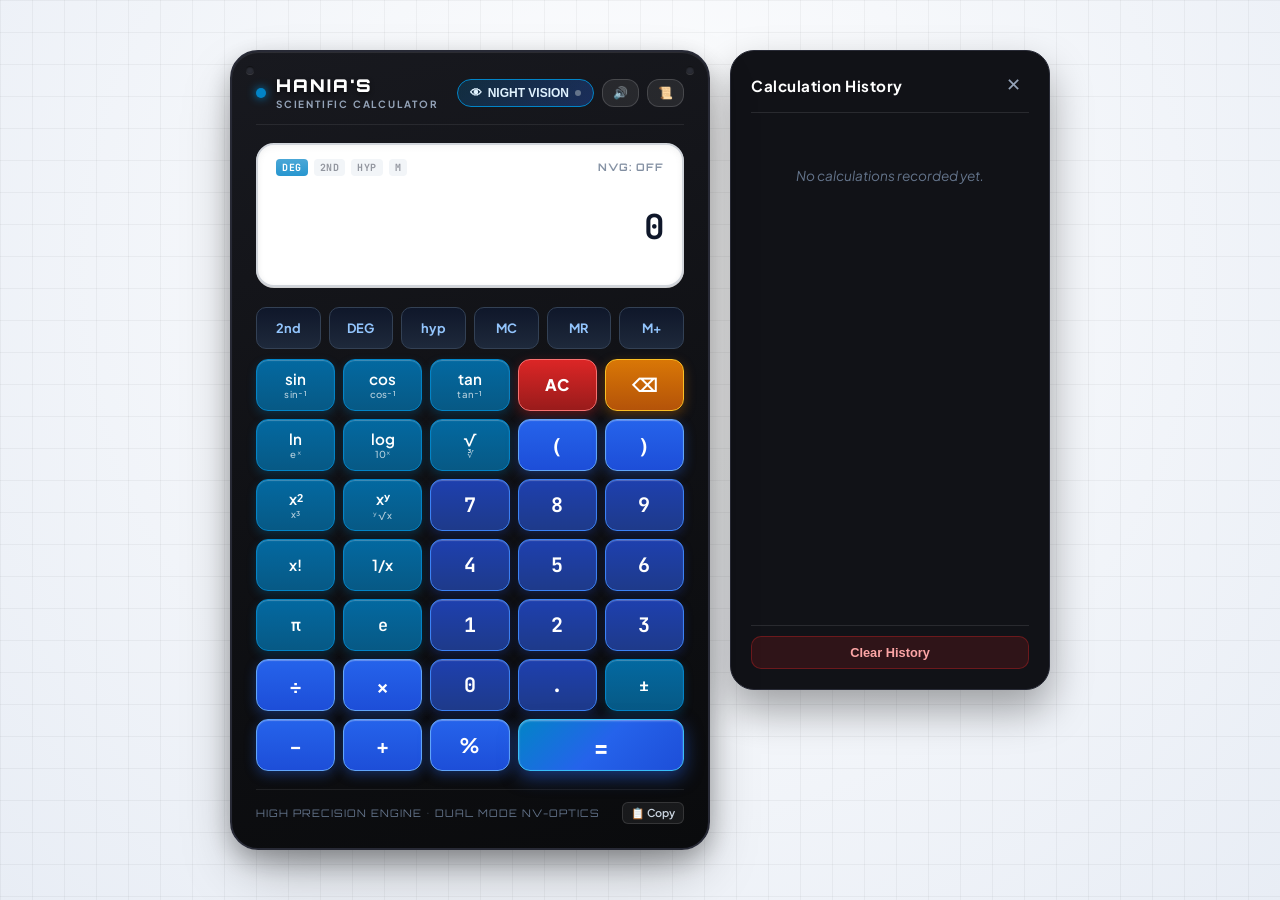
<file: index.html>
<!DOCTYPE html>
<html lang="en">
<head>
  <meta charset="UTF-8">
  <meta name="viewport" content="width=device-width, initial-scale=1.0">
  <title>Hania's Scientific Calculator</title>
  <link rel="preconnect" href="https://fonts.googleapis.com">
  <link rel="preconnect" href="https://fonts.gstatic.com" crossorigin>
  <link href="https://fonts.googleapis.com/css2?family=JetBrains+Mono:wght@400;500;700&family=Orbitron:wght@500;700;900&family=Plus+Jakarta+Sans:wght@400;600;700&display=swap" rel="stylesheet">
  <link rel="stylesheet" href="style.css">
</head>
<body class="theme-standard">
  <!-- Scanline & HUD overlay for Night Vision mode -->
  <div class="night-vision-overlay" aria-hidden="true"></div>
  <div class="nv-reticle" aria-hidden="true"></div>

  <main class="app-container">
    <div class="calculator-chassis" id="calculator">
      <!-- Calculator Header / Brand Plate -->
      <header class="calc-header">
        <div class="brand-badge">
          <div class="status-indicator"></div>
          <div class="brand-text">
            <span class="brand-title">HANIA'S</span>
            <span class="brand-subtitle">SCIENTIFIC CALCULATOR</span>
          </div>
        </div>

        <div class="header-controls">
          <!-- Night Vision Toggle Button -->
          <button id="nv-toggle-btn" class="control-pill nv-btn" title="Toggle Night Vision Mode" aria-label="Toggle Night Vision">
            <span class="nv-icon">👁</span>
            <span class="nv-text">NIGHT VISION</span>
            <span class="nv-status-dot"></span>
          </button>

          <!-- Sound Effects Toggle -->
          <button id="sound-toggle-btn" class="control-pill sound-btn" title="Toggle Audio FX" aria-label="Toggle Audio">
            <span id="sound-icon">🔊</span>
          </button>

          <!-- History Drawer Toggle -->
          <button id="history-toggle-btn" class="control-pill history-btn" title="View Calculation History" aria-label="History">
            <span>📜</span>
          </button>
        </div>
      </header>

      <!-- Calculator Screen / Display Section -->
      <section class="display-container" aria-live="polite">
        <!-- Status Bar inside Display -->
        <div class="display-status-bar">
          <div class="status-tags">
            <span id="angle-mode-badge" class="badge">DEG</span>
            <span id="shift-badge" class="badge badge-inactive">2ND</span>
            <span id="hyp-badge" class="badge badge-inactive">HYP</span>
            <span id="memory-badge" class="badge badge-inactive">M</span>
          </div>
          <div class="nv-hud-tag" id="nv-hud-tag">NVG: OFF</div>
        </div>

        <!-- Upper Expression Line -->
        <div class="display-expression" id="display-expression" title="Previous calculation"></div>

        <!-- Main Numeric / Input Display -->
        <div class="display-main">
          <input type="text" id="display-input" class="display-input" value="0" readonly autocomplete="off" spellcheck="false" aria-label="Calculator display">
        </div>

        <!-- Live Preview Line -->
        <div class="display-preview" id="display-preview"></div>
      </section>

      <!-- Keypad Grid -->
      <section class="keypad-container">
        <!-- Top Function Ribbon (Shift, Angle, Memory, Clear) -->
        <div class="keypad-row ribbon-row">
          <button class="key key-fn key-shift" data-action="toggle-shift">
            <span class="primary-label">2nd</span>
          </button>
          <button class="key key-fn key-angle" data-action="toggle-angle">
            <span class="primary-label" id="angle-btn-text">DEG</span>
          </button>
          <button class="key key-fn" data-action="toggle-hyp">
            <span class="primary-label">hyp</span>
          </button>
          <button class="key key-memory" data-action="mem-clear">
            <span class="primary-label">MC</span>
          </button>
          <button class="key key-memory" data-action="mem-recall">
            <span class="primary-label">MR</span>
          </button>
          <button class="key key-memory" data-action="mem-add">
            <span class="primary-label">M+</span>
          </button>
        </div>

        <!-- Scientific Rows & Numpad Grid -->
        <div class="keypad-grid">
          <!-- Row 1 -->
          <button class="key key-sc" data-func="sin" data-shift-func="asin">
            <span class="primary-label">sin</span>
            <span class="sub-label">sin⁻¹</span>
          </button>
          <button class="key key-sc" data-func="cos" data-shift-func="acos">
            <span class="primary-label">cos</span>
            <span class="sub-label">cos⁻¹</span>
          </button>
          <button class="key key-sc" data-func="tan" data-shift-func="atan">
            <span class="primary-label">tan</span>
            <span class="sub-label">tan⁻¹</span>
          </button>
          <button class="key key-danger" data-action="clear-all">
            <span class="primary-label">AC</span>
          </button>
          <button class="key key-warning" data-action="backspace">
            <span class="primary-label">⌫</span>
          </button>

          <!-- Row 2 -->
          <button class="key key-sc" data-func="ln" data-shift-func="exp">
            <span class="primary-label">ln</span>
            <span class="sub-label">eˣ</span>
          </button>
          <button class="key key-sc" data-func="log" data-shift-func="pow10">
            <span class="primary-label">log</span>
            <span class="sub-label">10ˣ</span>
          </button>
          <button class="key key-sc" data-func="sqrt" data-shift-func="cbrt">
            <span class="primary-label">√</span>
            <span class="sub-label">∛</span>
          </button>
          <button class="key key-op" data-insert="(">
            <span class="primary-label">(</span>
          </button>
          <button class="key key-op" data-insert=")">
            <span class="primary-label">)</span>
          </button>

          <!-- Row 3 -->
          <button class="key key-sc" data-func="sqr" data-shift-func="cube">
            <span class="primary-label">x²</span>
            <span class="sub-label">x³</span>
          </button>
          <button class="key key-sc" data-op="^" data-shift-op="rootY">
            <span class="primary-label">xʸ</span>
            <span class="sub-label">ʸ√x</span>
          </button>
          <button class="key key-num" data-num="7">
            <span class="primary-label">7</span>
          </button>
          <button class="key key-num" data-num="8">
            <span class="primary-label">8</span>
          </button>
          <button class="key key-num" data-num="9">
            <span class="primary-label">9</span>
          </button>

          <!-- Row 4 -->
          <button class="key key-sc" data-func="fact">
            <span class="primary-label">x!</span>
          </button>
          <button class="key key-sc" data-func="inv">
            <span class="primary-label">1/x</span>
          </button>
          <button class="key key-num" data-num="4">
            <span class="primary-label">4</span>
          </button>
          <button class="key key-num" data-num="5">
            <span class="primary-label">5</span>
          </button>
          <button class="key key-num" data-num="6">
            <span class="primary-label">6</span>
          </button>

          <!-- Row 5 -->
          <button class="key key-const" data-insert="π">
            <span class="primary-label">π</span>
          </button>
          <button class="key key-const" data-insert="e">
            <span class="primary-label">e</span>
          </button>
          <button class="key key-num" data-num="1">
            <span class="primary-label">1</span>
          </button>
          <button class="key key-num" data-num="2">
            <span class="primary-label">2</span>
          </button>
          <button class="key key-num" data-num="3">
            <span class="primary-label">3</span>
          </button>

          <!-- Row 6: Basic Operators & zero -->
          <button class="key key-op" data-op="÷">
            <span class="primary-label">÷</span>
          </button>
          <button class="key key-op" data-op="×">
            <span class="primary-label">×</span>
          </button>
          <button class="key key-num" data-num="0">
            <span class="primary-label">0</span>
          </button>
          <button class="key key-num" data-insert=".">
            <span class="primary-label">.</span>
          </button>
          <button class="key key-action" data-action="toggle-sign">
            <span class="primary-label">±</span>
          </button>

          <!-- Row 7: Bottom operators & Equals -->
          <button class="key key-op" data-op="−">
            <span class="primary-label">−</span>
          </button>
          <button class="key key-op" data-op="+">
            <span class="primary-label">+</span>
          </button>
          <button class="key key-op" data-op="%">
            <span class="primary-label">%</span>
          </button>
          <button class="key key-equals" data-action="calculate">
            <span class="primary-label">=</span>
          </button>
        </div>
      </section>

      <!-- Chassis Footer -->
      <footer class="calc-footer">
        <div class="footer-specs">
          <span>HIGH PRECISION ENGINE</span> • <span>DUAL MODE NV-OPTICS</span>
        </div>
        <div class="footer-shortcuts">
          <button id="copy-btn" class="mini-btn" title="Copy result to clipboard">📋 Copy</button>
        </div>
      </footer>
    </div>

    <!-- History Drawer Sidebar / Flyout -->
    <aside class="history-drawer" id="history-drawer">
      <div class="history-header">
        <h3>Calculation History</h3>
        <button id="close-history-btn" class="close-btn" aria-label="Close history">✕</button>
      </div>
      <div class="history-list" id="history-list">
        <p class="empty-history">No calculations recorded yet.</p>
      </div>
      <div class="history-footer">
        <button id="clear-history-btn" class="clear-history-btn">Clear History</button>
      </div>
    </aside>

    <!-- Toast Notification for clipboard copy and alerts -->
    <div id="toast" class="toast">Result copied to clipboard</div>
  </main>

  <script src="script.js"></script>
</body>
</html>
</file>
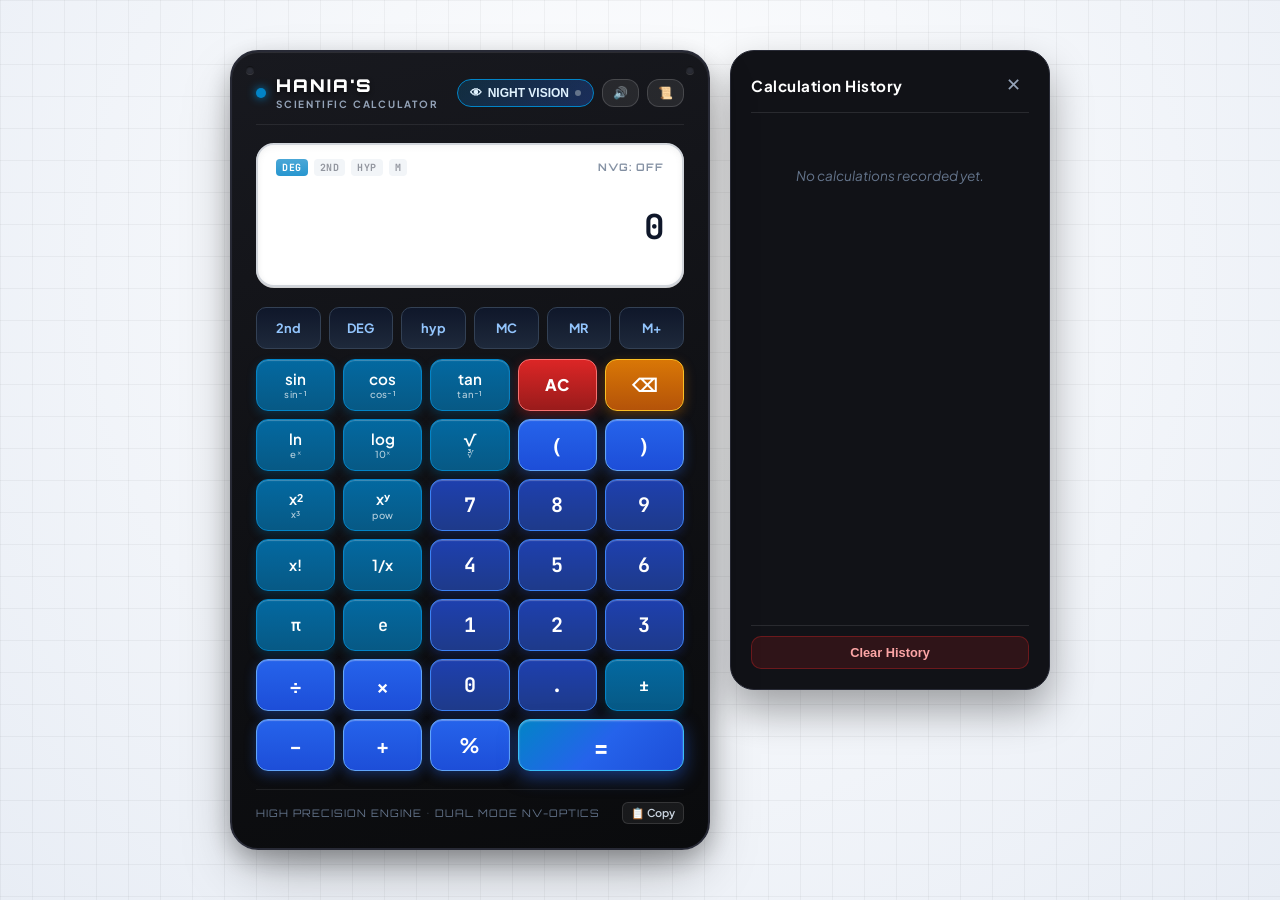
<file: calculator.html>
<!DOCTYPE html>
<html lang="en">
<head>
  <meta charset="UTF-8">
  <meta name="viewport" content="width=device-width, initial-scale=1.0">
  <title>Hania's Scientific Calculator</title>
  <link rel="preconnect" href="https://fonts.googleapis.com">
  <link rel="preconnect" href="https://fonts.gstatic.com" crossorigin>
  <link href="https://fonts.googleapis.com/css2?family=JetBrains+Mono:wght@400;500;700&family=Orbitron:wght@500;700;900&family=Plus+Jakarta+Sans:wght@400;600;700&display=swap" rel="stylesheet">
  <style>
/* ==========================================================================
   Hania's Scientific Calculator - Standalone Bundle
   ========================================================================== */
:root {
  --page-bg: #f3f5f9;
  --page-radial: radial-gradient(circle at 50% 30%, #ffffff 0%, #e8edf5 100%);
  --grid-line-color: rgba(0, 0, 0, 0.04);

  --calc-body-bg: linear-gradient(165deg, #18191f 0%, #101115 50%, #0a0b0d 100%);
  --calc-border: #282a36;
  --calc-shadow: 0 25px 60px -15px rgba(0, 0, 0, 0.4), 0 10px 25px rgba(0, 0, 0, 0.25), inset 0 1px 1px rgba(255, 255, 255, 0.1);
  --calc-accent: #0284c7;

  --display-bg: #ffffff;
  --display-border: #d1d5db;
  --display-text-main: #0f172a;
  --display-text-muted: #64748b;
  --display-text-preview: #0284c7;
  --display-inner-shadow: inset 0 2px 6px rgba(0, 0, 0, 0.08), 0 1px 0 rgba(255, 255, 255, 0.8);

  --btn-num-bg: linear-gradient(180deg, #1e40af 0%, #1e3a8a 100%);
  --btn-num-border: #3b82f6;
  --btn-num-shadow: 0 4px 10px rgba(30, 64, 175, 0.3), inset 0 1px 1px rgba(255, 255, 255, 0.25);
  --btn-num-hover: linear-gradient(180deg, #2563eb 0%, #1d4ed8 100%);

  --btn-sc-bg: linear-gradient(180deg, #0369a1 0%, #075985 100%);
  --btn-sc-border: #0284c7;
  --btn-sc-shadow: 0 4px 10px rgba(3, 105, 161, 0.3), inset 0 1px 1px rgba(255, 255, 255, 0.25);
  --btn-sc-hover: linear-gradient(180deg, #0284c7 0%, #0369a1 100%);

  --btn-op-bg: linear-gradient(180deg, #2563eb 0%, #1d4ed8 100%);
  --btn-op-border: #60a5fa;
  --btn-op-shadow: 0 4px 12px rgba(37, 99, 235, 0.35), inset 0 1px 1px rgba(255, 255, 255, 0.3);
  --btn-op-hover: linear-gradient(180deg, #3b82f6 0%, #2563eb 100%);

  --btn-eq-bg: linear-gradient(135deg, #0284c7 0%, #2563eb 50%, #1d4ed8 100%);
  --btn-eq-border: #38bdf8;
  --btn-eq-shadow: 0 6px 18px rgba(37, 99, 235, 0.5), inset 0 1px 2px rgba(255, 255, 255, 0.4);
  --btn-eq-hover: linear-gradient(135deg, #38bdf8 0%, #0284c7 50%, #2563eb 100%);

  --btn-memory-bg: linear-gradient(180deg, #0f172a 0%, #1e293b 100%);
  --btn-memory-border: #334155;
  --btn-memory-text: #93c5fd;

  --btn-danger-bg: linear-gradient(180deg, #dc2626 0%, #991b1b 100%);
  --btn-danger-border: #f87171;
  --btn-danger-shadow: 0 4px 12px rgba(220, 38, 38, 0.35);

  --btn-warning-bg: linear-gradient(180deg, #d97706 0%, #b45309 100%);
  --btn-warning-border: #fbbf24;
  --btn-warning-shadow: 0 4px 12px rgba(217, 119, 6, 0.35);

  --text-primary: #ffffff;
  --text-sub: rgba(255, 255, 255, 0.7);
  --badge-bg: #e2e8f0;
  --badge-text: #0f172a;
  --badge-active-bg: #0284c7;
  --badge-active-text: #ffffff;

  --font-sans: 'Plus Jakarta Sans', -apple-system, BlinkMacSystemFont, 'Segoe UI', Roboto, sans-serif;
  --font-mono: 'JetBrains Mono', 'Fira Code', monospace;
  --font-brand: 'Orbitron', monospace;

  --transition-speed: 0.25s;
}

body.theme-night-vision {
  --page-bg: #030805;
  --page-radial: radial-gradient(circle at 50% 40%, #06190e 0%, #020704 100%);
  --grid-line-color: rgba(0, 255, 102, 0.05);

  --calc-body-bg: linear-gradient(165deg, #0a130e 0%, #050a07 60%, #020503 100%);
  --calc-border: #00ff66;
  --calc-shadow: 0 0 50px rgba(0, 255, 102, 0.22), 0 25px 60px rgba(0, 0, 0, 0.8), inset 0 0 15px rgba(0, 255, 102, 0.15);
  --calc-accent: #00ff66;

  --display-bg: #021408;
  --display-border: #00ff66;
  --display-text-main: #00ff66;
  --display-text-muted: #10b981;
  --display-text-preview: #34d399;
  --display-inner-shadow: inset 0 0 20px rgba(0, 255, 102, 0.25), 0 0 10px rgba(0, 255, 102, 0.3);

  --btn-num-bg: linear-gradient(180deg, #062b3a 0%, #031c26 100%);
  --btn-num-border: #00e5ff;
  --btn-num-shadow: 0 0 12px rgba(0, 229, 255, 0.35), inset 0 1px 1px rgba(0, 229, 255, 0.4);
  --btn-num-hover: linear-gradient(180deg, #08435b 0%, #062b3a 100%);

  --btn-sc-bg: linear-gradient(180deg, #063428 0%, #032018 100%);
  --btn-sc-border: #00ff88;
  --btn-sc-shadow: 0 0 12px rgba(0, 255, 136, 0.35), inset 0 1px 1px rgba(0, 255, 136, 0.4);
  --btn-sc-hover: linear-gradient(180deg, #0b4f3e 0%, #063428 100%);

  --btn-op-bg: linear-gradient(180deg, #044b70 0%, #03324d 100%);
  --btn-op-border: #38bdf8;
  --btn-op-shadow: 0 0 15px rgba(56, 189, 248, 0.45), inset 0 1px 1px rgba(56, 189, 248, 0.5);
  --btn-op-hover: linear-gradient(180deg, #066699 0%, #044b70 100%);

  --btn-eq-bg: linear-gradient(135deg, #00ff66 0%, #00b4d8 100%);
  --btn-eq-border: #00ff66;
  --btn-eq-shadow: 0 0 25px rgba(0, 255, 102, 0.6), inset 0 1px 2px rgba(255, 255, 255, 0.8);
  --btn-eq-hover: linear-gradient(135deg, #34d399 0%, #38bdf8 100%);

  --btn-memory-bg: linear-gradient(180deg, #051a11 0%, #030e09 100%);
  --btn-memory-border: #059669;
  --btn-memory-text: #6ee7b7;

  --btn-danger-bg: linear-gradient(180deg, #7f1d1d 0%, #450a0a 100%);
  --btn-danger-border: #ef4444;
  --btn-danger-shadow: 0 0 15px rgba(239, 68, 68, 0.4);

  --btn-warning-bg: linear-gradient(180deg, #78350f 0%, #451a03 100%);
  --btn-warning-border: #f59e0b;
  --btn-warning-shadow: 0 0 15px rgba(245, 158, 11, 0.4);

  --text-primary: #e0f2fe;
  --text-sub: #7dd3fc;
  --badge-bg: #032512;
  --badge-text: #00ff66;
  --badge-active-bg: #00ff66;
  --badge-active-text: #021408;
}

* {
  margin: 0;
  padding: 0;
  box-sizing: border-box;
  -webkit-font-smoothing: antialiased;
  -moz-osx-font-smoothing: grayscale;
}

body {
  min-height: 100vh;
  background-color: var(--page-bg);
  background-image: var(--page-radial);
  font-family: var(--font-sans);
  color: #1e293b;
  display: flex;
  justify-content: center;
  align-items: center;
  padding: 24px 16px;
  position: relative;
  overflow-x: hidden;
  transition: background-color var(--transition-speed) ease, background-image var(--transition-speed) ease;
}

body::before {
  content: '';
  position: fixed;
  inset: 0;
  background-size: 32px 32px;
  background-image: 
    linear-gradient(to right, var(--grid-line-color) 1px, transparent 1px),
    linear-gradient(to bottom, var(--grid-line-color) 1px, transparent 1px);
  pointer-events: none;
  z-index: 0;
}

.night-vision-overlay {
  position: fixed;
  inset: 0;
  pointer-events: none;
  z-index: 999;
  opacity: 0;
  transition: opacity 0.4s ease;
  background: 
    radial-gradient(circle at center, transparent 40%, rgba(0, 20, 6, 0.7) 100%),
    repeating-linear-gradient(0deg, rgba(0, 0, 0, 0.15) 0px, rgba(0, 0, 0, 0.15) 1px, transparent 1px, transparent 3px);
}
body.theme-night-vision .night-vision-overlay { opacity: 1; }

.nv-reticle {
  position: fixed;
  inset: 12px;
  border: 1px dashed rgba(0, 255, 102, 0.2);
  pointer-events: none;
  z-index: 998;
  opacity: 0;
  transition: opacity 0.4s ease;
}
body.theme-night-vision .nv-reticle { opacity: 1; }
.nv-reticle::before, .nv-reticle::after {
  content: '';
  position: absolute;
  width: 24px;
  height: 24px;
  border-color: #00ff66;
  border-style: solid;
}
.nv-reticle::before { top: 0; left: 0; border-width: 2px 0 0 2px; }
.nv-reticle::after { bottom: 0; right: 0; border-width: 0 2px 2px 0; }

.app-container {
  position: relative;
  z-index: 10;
  display: flex;
  align-items: flex-start;
  justify-content: center;
  gap: 20px;
  max-width: 1000px;
  width: 100%;
}

.calculator-chassis {
  background: var(--calc-body-bg);
  border: 2px solid var(--calc-border);
  box-shadow: var(--calc-shadow);
  border-radius: 28px;
  padding: 24px;
  width: 100%;
  max-width: 480px;
  position: relative;
  transition: all var(--transition-speed) ease;
  user-select: none;
}
.calculator-chassis::before, .calculator-chassis::after {
  content: '';
  position: absolute;
  width: 8px;
  height: 8px;
  border-radius: 50%;
  background: #2a2c35;
  box-shadow: inset 0 1px 2px rgba(0,0,0,0.8), 0 1px 0 rgba(255,255,255,0.15);
}
.calculator-chassis::before { top: 14px; left: 14px; }
.calculator-chassis::after { top: 14px; right: 14px; }

.calc-header {
  display: flex;
  justify-content: space-between;
  align-items: center;
  margin-bottom: 18px;
  padding-bottom: 14px;
  border-bottom: 1px solid rgba(255, 255, 255, 0.08);
}
.brand-badge { display: flex; align-items: center; gap: 10px; }
.status-indicator {
  width: 10px; height: 10px; border-radius: 50%;
  background-color: var(--calc-accent);
  box-shadow: 0 0 10px var(--calc-accent);
  animation: pulse 2.5s infinite ease-in-out;
}
@keyframes pulse {
  0%, 100% { opacity: 1; transform: scale(1); }
  50% { opacity: 0.6; transform: scale(0.9); }
}
.brand-text { display: flex; flex-direction: column; }
.brand-title {
  font-family: var(--font-brand);
  font-size: 1.1rem;
  font-weight: 900;
  letter-spacing: 2px;
  color: #ffffff;
  line-height: 1.1;
  text-shadow: 0 2px 4px rgba(0,0,0,0.5);
}
body.theme-night-vision .brand-title { color: #00ff66; text-shadow: 0 0 8px rgba(0, 255, 102, 0.6); }
.brand-subtitle {
  font-family: var(--font-sans);
  font-size: 0.62rem;
  font-weight: 700;
  letter-spacing: 1.8px;
  color: #94a3b8;
  margin-top: 2px;
}
body.theme-night-vision .brand-subtitle { color: #34d399; }

.header-controls { display: flex; align-items: center; gap: 8px; }
.control-pill {
  background: rgba(255, 255, 255, 0.08);
  border: 1px solid rgba(255, 255, 255, 0.15);
  color: #e2e8f0;
  border-radius: 20px;
  padding: 6px 12px;
  font-size: 0.75rem;
  font-weight: 600;
  cursor: pointer;
  display: inline-flex;
  align-items: center;
  gap: 6px;
  transition: all 0.2s ease;
}
.control-pill:hover {
  background: rgba(255, 255, 255, 0.16);
  border-color: rgba(255, 255, 255, 0.3);
  transform: translateY(-1px);
}
.control-pill:active { transform: translateY(0); }

.nv-btn {
  background: linear-gradient(135deg, rgba(2, 132, 199, 0.2), rgba(37, 99, 235, 0.3));
  border-color: #0284c7;
  color: #e0f2fe;
}
.nv-status-dot {
  width: 6px; height: 6px; border-radius: 50%;
  background: #64748b; display: inline-block; transition: all 0.3s ease;
}
body.theme-night-vision .nv-btn {
  background: linear-gradient(135deg, rgba(0, 255, 102, 0.2), rgba(16, 185, 129, 0.3));
  border-color: #00ff66; color: #00ff66; box-shadow: 0 0 12px rgba(0, 255, 102, 0.35);
}
body.theme-night-vision .nv-status-dot { background: #00ff66; box-shadow: 0 0 6px #00ff66; }

.sound-btn, .history-btn { padding: 6px 10px; border-radius: 12px; }

.display-container {
  background: var(--display-bg);
  border: 2px solid var(--display-border);
  box-shadow: var(--display-inner-shadow);
  border-radius: 18px;
  padding: 14px 18px;
  margin-bottom: 20px;
  min-height: 125px;
  display: flex;
  flex-direction: column;
  justify-content: space-between;
  position: relative;
  overflow: hidden;
  transition: all var(--transition-speed) ease;
}
.display-container::before {
  content: '';
  position: absolute;
  top: 0; left: 0; right: 0; height: 35%;
  background: linear-gradient(180deg, rgba(255, 255, 255, 0.4) 0%, rgba(255, 255, 255, 0) 100%);
  pointer-events: none;
}
body.theme-night-vision .display-container::before {
  background: linear-gradient(180deg, rgba(0, 255, 102, 0.08) 0%, transparent 100%);
}

.display-status-bar {
  display: flex; justify-content: space-between; align-items: center;
  font-family: var(--font-mono); font-size: 0.68rem; font-weight: 700; letter-spacing: 1px;
}
.status-tags { display: flex; gap: 6px; }
.badge {
  padding: 2px 6px; border-radius: 4px;
  background: var(--badge-active-bg); color: var(--badge-active-text);
  font-size: 0.62rem; letter-spacing: 0.5px; transition: all 0.2s ease;
}
.badge-inactive { background: var(--badge-bg); color: var(--badge-text); opacity: 0.45; }
.nv-hud-tag { font-family: var(--font-brand); font-size: 0.65rem; color: var(--display-text-muted); }
body.theme-night-vision .nv-hud-tag { color: #00ff66; text-shadow: 0 0 6px #00ff66; }

.display-expression {
  min-height: 20px; font-family: var(--font-mono); font-size: 0.88rem;
  color: var(--display-text-muted); text-align: right; overflow-x: auto;
  white-space: nowrap; scrollbar-width: none; margin-top: 4px;
}
.display-expression::-webkit-scrollbar { display: none; }

.display-main { width: 100%; margin: 4px 0; }
.display-input {
  width: 100%; background: transparent; border: none; outline: none;
  font-family: var(--font-mono); font-size: 2.15rem; font-weight: 700;
  color: var(--display-text-main); text-align: right; letter-spacing: -0.5px;
  cursor: default; transition: color var(--transition-speed) ease;
}
body.theme-night-vision .display-input { text-shadow: 0 0 10px rgba(0, 255, 102, 0.65); }

.display-preview {
  min-height: 18px; font-family: var(--font-mono); font-size: 0.85rem;
  font-weight: 500; color: var(--display-text-preview); text-align: right; opacity: 0.85;
}

.keypad-container { display: flex; flex-direction: column; gap: 10px; }
.ribbon-row { display: grid; grid-template-columns: repeat(6, 1fr); gap: 8px; }
.keypad-grid { display: grid; grid-template-columns: repeat(5, 1fr); gap: 8px; }

.key {
  position: relative; height: 52px; border-radius: 12px; border: 1px solid transparent;
  color: var(--text-primary); font-family: var(--font-sans); font-size: 1.05rem;
  font-weight: 600; cursor: pointer; display: flex; flex-direction: column;
  align-items: center; justify-content: center; gap: 2px;
  transition: all 0.12s ease; outline: none; user-select: none;
  -webkit-tap-highlight-color: transparent;
}
.key:hover { transform: translateY(-2px); filter: brightness(1.1); }
.key:active { transform: translateY(1px) scale(0.98); filter: brightness(0.95); }

.sub-label { font-size: 0.6rem; font-weight: 500; color: var(--text-sub); letter-spacing: 0.3px; line-height: 1; }

.key-num {
  background: var(--btn-num-bg); border-color: var(--btn-num-border);
  box-shadow: var(--btn-num-shadow); font-size: 1.25rem; font-weight: 700; font-family: var(--font-mono);
}
.key-num:hover { background: var(--btn-num-hover); }

.key-sc {
  background: var(--btn-sc-bg); border-color: var(--btn-sc-border);
  box-shadow: var(--btn-sc-shadow); font-size: 0.95rem;
}
.key-sc:hover { background: var(--btn-sc-hover); }

.key-op {
  background: var(--btn-op-bg); border-color: var(--btn-op-border);
  box-shadow: var(--btn-op-shadow); font-size: 1.25rem; font-weight: 700;
}
.key-op:hover { background: var(--btn-op-hover); }

.key-equals {
  grid-column: span 2;
  background: var(--btn-eq-bg); border-color: var(--btn-eq-border);
  box-shadow: var(--btn-eq-shadow); font-size: 1.5rem; font-weight: 800;
}
.key-equals:hover { background: var(--btn-eq-hover); }

.key-fn, .key-memory {
  height: 42px; background: var(--btn-memory-bg); border-color: var(--btn-memory-border);
  color: var(--btn-memory-text); font-size: 0.8rem; font-weight: 700; border-radius: 10px;
}
.key-fn.active { background: var(--calc-accent); color: #ffffff; border-color: #ffffff; }
body.theme-night-vision .key-fn.active { background: #00ff66; color: #021408; border-color: #00ff66; box-shadow: 0 0 10px #00ff66; }

.key-danger {
  background: var(--btn-danger-bg); border-color: var(--btn-danger-border);
  box-shadow: var(--btn-danger-shadow); font-size: 1rem; font-weight: 800;
}
.key-warning {
  background: var(--btn-warning-bg); border-color: var(--btn-warning-border);
  box-shadow: var(--btn-warning-shadow); font-size: 1.1rem;
}
.key-const, .key-action {
  background: var(--btn-sc-bg); border-color: var(--btn-sc-border);
  box-shadow: var(--btn-sc-shadow); font-size: 1.05rem; font-family: var(--font-mono);
}

.calc-footer {
  margin-top: 18px; padding-top: 12px; border-top: 1px solid rgba(255, 255, 255, 0.08);
  display: flex; justify-content: space-between; align-items: center;
  font-size: 0.65rem; font-family: var(--font-brand); letter-spacing: 1px; color: #64748b;
}
body.theme-night-vision .calc-footer { color: #059669; }

.mini-btn {
  background: rgba(255, 255, 255, 0.06); border: 1px solid rgba(255, 255, 255, 0.12);
  color: #cbd5e1; border-radius: 6px; padding: 3px 8px; font-size: 0.68rem;
  font-family: var(--font-sans); font-weight: 600; cursor: pointer; transition: all 0.2s ease;
}
.mini-btn:hover { background: rgba(255, 255, 255, 0.14); color: #ffffff; }
body.theme-night-vision .mini-btn { border-color: #00ff66; color: #00ff66; }

.history-drawer {
  width: 320px; background: #111217; border: 1px solid #282a36;
  border-radius: 24px; box-shadow: 0 20px 40px rgba(0, 0, 0, 0.35);
  padding: 20px; display: flex; flex-direction: column; max-height: 640px; height: 640px;
  transition: all var(--transition-speed) ease;
}
@media (max-width: 860px) {
  .history-drawer {
    display: none; position: fixed; right: 16px; top: 16px; bottom: 16px;
    z-index: 1000; width: min(340px, calc(100vw - 32px)); height: auto;
  }
  .history-drawer.active { display: flex; }
}
body.theme-night-vision .history-drawer {
  background: #040c07; border-color: #00ff66; box-shadow: 0 0 30px rgba(0, 255, 102, 0.2);
}

.history-header {
  display: flex; justify-content: space-between; align-items: center;
  padding-bottom: 12px; border-bottom: 1px solid rgba(255, 255, 255, 0.1); color: #ffffff;
}
.history-header h3 { font-size: 0.95rem; font-weight: 700; letter-spacing: 0.5px; }
body.theme-night-vision .history-header h3 { color: #00ff66; }
.close-btn {
  background: transparent; border: none; color: #94a3b8; font-size: 1.1rem;
  cursor: pointer; padding: 4px 8px; border-radius: 6px;
}
.close-btn:hover { color: #ffffff; }

.history-list {
  flex: 1; overflow-y: auto; margin: 14px 0; display: flex; flex-direction: column; gap: 10px;
  scrollbar-width: thin; scrollbar-color: rgba(255, 255, 255, 0.2) transparent;
}
.history-item {
  background: rgba(255, 255, 255, 0.04); border: 1px solid rgba(255, 255, 255, 0.08);
  border-radius: 12px; padding: 10px 12px; cursor: pointer; transition: all 0.2s ease; text-align: right;
}
.history-item:hover { background: rgba(2, 132, 199, 0.15); border-color: #0284c7; transform: translateX(-2px); }
body.theme-night-vision .history-item { background: rgba(0, 255, 102, 0.05); border-color: rgba(0, 255, 102, 0.2); }
body.theme-night-vision .history-item:hover { background: rgba(0, 255, 102, 0.15); border-color: #00ff66; }
.history-expr { font-family: var(--font-mono); font-size: 0.75rem; color: #94a3b8; margin-bottom: 2px; word-break: break-all; }
.history-result { font-family: var(--font-mono); font-size: 1.1rem; font-weight: 700; color: #38bdf8; }
body.theme-night-vision .history-result { color: #00ff66; }
.empty-history { color: #64748b; font-size: 0.85rem; text-align: center; margin-top: 40px; font-style: italic; }
.history-footer { padding-top: 10px; border-top: 1px solid rgba(255, 255, 255, 0.1); }
.clear-history-btn {
  width: 100%; background: rgba(220, 38, 38, 0.15); border: 1px solid rgba(220, 38, 38, 0.35);
  color: #fca5a5; border-radius: 10px; padding: 8px; font-weight: 600; font-size: 0.8rem;
  cursor: pointer; transition: all 0.2s ease;
}
.clear-history-btn:hover { background: rgba(220, 38, 38, 0.3); color: #ffffff; }

.toast {
  position: fixed; bottom: 24px; left: 50%;
  transform: translateX(-50%) translateY(100px);
  background: #0f172a; border: 1px solid #38bdf8; color: #ffffff;
  padding: 10px 20px; border-radius: 30px; font-size: 0.85rem; font-weight: 600;
  box-shadow: 0 10px 25px rgba(0, 0, 0, 0.4); pointer-events: none; opacity: 0;
  transition: all 0.3s cubic-bezier(0.16, 1, 0.3, 1); z-index: 10000;
}
.toast.show { opacity: 1; transform: translateX(-50%) translateY(0); }
body.theme-night-vision .toast { background: #021408; border-color: #00ff66; color: #00ff66; box-shadow: 0 0 20px rgba(0, 255, 102, 0.4); }

@media (max-width: 480px) {
  .calculator-chassis { padding: 16px; border-radius: 20px; }
  .key { height: 48px; font-size: 1rem; border-radius: 10px; }
  .display-input { font-size: 1.8rem; }
}
  </style>
</head>
<body class="theme-standard">
  <div class="night-vision-overlay" aria-hidden="true"></div>
  <div class="nv-reticle" aria-hidden="true"></div>

  <main class="app-container">
    <div class="calculator-chassis" id="calculator">
      <!-- Calculator Header -->
      <header class="calc-header">
        <div class="brand-badge">
          <div class="status-indicator"></div>
          <div class="brand-text">
            <span class="brand-title">HANIA'S</span>
            <span class="brand-subtitle">SCIENTIFIC CALCULATOR</span>
          </div>
        </div>

        <div class="header-controls">
          <button id="nv-toggle-btn" class="control-pill nv-btn" title="Toggle Night Vision Mode" aria-label="Toggle Night Vision">
            <span class="nv-icon">👁</span>
            <span class="nv-text">NIGHT VISION</span>
            <span class="nv-status-dot"></span>
          </button>

          <button id="sound-toggle-btn" class="control-pill sound-btn" title="Toggle Audio FX" aria-label="Toggle Audio">
            <span id="sound-icon">🔊</span>
          </button>

          <button id="history-toggle-btn" class="control-pill history-btn" title="View Calculation History" aria-label="History">
            <span>📜</span>
          </button>
        </div>
      </header>

      <!-- Display Screen -->
      <section class="display-container" aria-live="polite">
        <div class="display-status-bar">
          <div class="status-tags">
            <span id="angle-mode-badge" class="badge">DEG</span>
            <span id="shift-badge" class="badge badge-inactive">2ND</span>
            <span id="hyp-badge" class="badge badge-inactive">HYP</span>
            <span id="memory-badge" class="badge badge-inactive">M</span>
          </div>
          <div class="nv-hud-tag" id="nv-hud-tag">NVG: OFF</div>
        </div>

        <div class="display-expression" id="display-expression" title="Previous calculation"></div>

        <div class="display-main">
          <input type="text" id="display-input" class="display-input" value="0" readonly autocomplete="off" spellcheck="false" aria-label="Calculator display">
        </div>

        <div class="display-preview" id="display-preview"></div>
      </section>

      <!-- Keypad Grid -->
      <section class="keypad-container">
        <!-- Top Function Ribbon -->
        <div class="keypad-row ribbon-row">
          <button class="key key-fn key-shift" data-action="toggle-shift">
            <span class="primary-label">2nd</span>
          </button>
          <button class="key key-fn key-angle" data-action="toggle-angle">
            <span class="primary-label" id="angle-btn-text">DEG</span>
          </button>
          <button class="key key-fn" data-action="toggle-hyp">
            <span class="primary-label">hyp</span>
          </button>
          <button class="key key-memory" data-action="mem-clear">
            <span class="primary-label">MC</span>
          </button>
          <button class="key key-memory" data-action="mem-recall">
            <span class="primary-label">MR</span>
          </button>
          <button class="key key-memory" data-action="mem-add">
            <span class="primary-label">M+</span>
          </button>
        </div>

        <!-- Scientific Rows & Numpad Grid -->
        <div class="keypad-grid">
          <!-- Row 1 -->
          <button class="key key-sc" data-func="sin" data-shift-func="asin">
            <span class="primary-label">sin</span>
            <span class="sub-label">sin⁻¹</span>
          </button>
          <button class="key key-sc" data-func="cos" data-shift-func="acos">
            <span class="primary-label">cos</span>
            <span class="sub-label">cos⁻¹</span>
          </button>
          <button class="key key-sc" data-func="tan" data-shift-func="atan">
            <span class="primary-label">tan</span>
            <span class="sub-label">tan⁻¹</span>
          </button>
          <button class="key key-danger" data-action="clear-all">
            <span class="primary-label">AC</span>
          </button>
          <button class="key key-warning" data-action="backspace">
            <span class="primary-label">⌫</span>
          </button>

          <!-- Row 2 -->
          <button class="key key-sc" data-func="ln" data-shift-func="exp">
            <span class="primary-label">ln</span>
            <span class="sub-label">eˣ</span>
          </button>
          <button class="key key-sc" data-func="log" data-shift-func="pow10">
            <span class="primary-label">log</span>
            <span class="sub-label">10ˣ</span>
          </button>
          <button class="key key-sc" data-func="sqrt" data-shift-func="cbrt">
            <span class="primary-label">√</span>
            <span class="sub-label">∛</span>
          </button>
          <button class="key key-op" data-insert="(">
            <span class="primary-label">(</span>
          </button>
          <button class="key key-op" data-insert=")">
            <span class="primary-label">)</span>
          </button>

          <!-- Row 3 -->
          <button class="key key-sc" data-func="sqr" data-shift-func="cube">
            <span class="primary-label">x²</span>
            <span class="sub-label">x³</span>
          </button>
          <button class="key key-sc" data-op="^">
            <span class="primary-label">xʸ</span>
            <span class="sub-label">pow</span>
          </button>
          <button class="key key-num" data-num="7">
            <span class="primary-label">7</span>
          </button>
          <button class="key key-num" data-num="8">
            <span class="primary-label">8</span>
          </button>
          <button class="key key-num" data-num="9">
            <span class="primary-label">9</span>
          </button>

          <!-- Row 4 -->
          <button class="key key-sc" data-func="fact">
            <span class="primary-label">x!</span>
          </button>
          <button class="key key-sc" data-func="inv">
            <span class="primary-label">1/x</span>
          </button>
          <button class="key key-num" data-num="4">
            <span class="primary-label">4</span>
          </button>
          <button class="key key-num" data-num="5">
            <span class="primary-label">5</span>
          </button>
          <button class="key key-num" data-num="6">
            <span class="primary-label">6</span>
          </button>

          <!-- Row 5 -->
          <button class="key key-const" data-insert="π">
            <span class="primary-label">π</span>
          </button>
          <button class="key key-const" data-insert="e">
            <span class="primary-label">e</span>
          </button>
          <button class="key key-num" data-num="1">
            <span class="primary-label">1</span>
          </button>
          <button class="key key-num" data-num="2">
            <span class="primary-label">2</span>
          </button>
          <button class="key key-num" data-num="3">
            <span class="primary-label">3</span>
          </button>

          <!-- Row 6 -->
          <button class="key key-op" data-op="÷">
            <span class="primary-label">÷</span>
          </button>
          <button class="key key-op" data-op="×">
            <span class="primary-label">×</span>
          </button>
          <button class="key key-num" data-num="0">
            <span class="primary-label">0</span>
          </button>
          <button class="key key-num" data-insert=".">
            <span class="primary-label">.</span>
          </button>
          <button class="key key-action" data-action="toggle-sign">
            <span class="primary-label">±</span>
          </button>

          <!-- Row 7 -->
          <button class="key key-op" data-op="−">
            <span class="primary-label">−</span>
          </button>
          <button class="key key-op" data-op="+">
            <span class="primary-label">+</span>
          </button>
          <button class="key key-op" data-op="%">
            <span class="primary-label">%</span>
          </button>
          <button class="key key-equals" data-action="calculate">
            <span class="primary-label">=</span>
          </button>
        </div>
      </section>

      <!-- Chassis Footer -->
      <footer class="calc-footer">
        <div class="footer-specs">
          <span>HIGH PRECISION ENGINE</span> • <span>DUAL MODE NV-OPTICS</span>
        </div>
        <div class="footer-shortcuts">
          <button id="copy-btn" class="mini-btn" title="Copy result to clipboard">📋 Copy</button>
        </div>
      </footer>
    </div>

    <!-- History Drawer -->
    <aside class="history-drawer" id="history-drawer">
      <div class="history-header">
        <h3>Calculation History</h3>
        <button id="close-history-btn" class="close-btn" aria-label="Close history">✕</button>
      </div>
      <div class="history-list" id="history-list">
        <p class="empty-history">No calculations recorded yet.</p>
      </div>
      <div class="history-footer">
        <button id="clear-history-btn" class="clear-history-btn">Clear History</button>
      </div>
    </aside>

    <!-- Toast Notification -->
    <div id="toast" class="toast">Result copied to clipboard</div>
  </main>

  <script>
  (() => {
    'use strict';
    const state = {
      currentInput: '0',
      expression: '',
      previewResult: '',
      memory: 0,
      angleMode: 'DEG',
      isShift: false,
      isHyp: false,
      isNightVision: false,
      soundEnabled: true,
      history: []
    };

    const displayInput = document.getElementById('display-input');
    const displayExpr = document.getElementById('display-expression');
    const displayPreview = document.getElementById('display-preview');
    const angleBadge = document.getElementById('angle-mode-badge');
    const shiftBadge = document.getElementById('shift-badge');
    const hypBadge = document.getElementById('hyp-badge');
    const memoryBadge = document.getElementById('memory-badge');
    const nvHudTag = document.getElementById('nv-hud-tag');
    const angleBtnText = document.getElementById('angle-btn-text');

    const nvToggleBtn = document.getElementById('nv-toggle-btn');
    const soundToggleBtn = document.getElementById('sound-toggle-btn');
    const soundIcon = document.getElementById('sound-icon');
    const historyToggleBtn = document.getElementById('history-toggle-btn');
    const closeHistoryBtn = document.getElementById('close-history-btn');
    const historyDrawer = document.getElementById('history-drawer');
    const historyList = document.getElementById('history-list');
    const clearHistoryBtn = document.getElementById('clear-history-btn');
    const copyBtn = document.getElementById('copy-btn');
    const toast = document.getElementById('toast');

    let audioCtx = null;
    function initAudio() {
      if (!audioCtx && (window.AudioContext || window.webkitAudioContext)) {
        audioCtx = new (window.AudioContext || window.webkitAudioContext)();
      }
    }

    function playSound(type = 'click') {
      if (!state.soundEnabled) return;
      try {
        initAudio();
        if (!audioCtx) return;
        if (audioCtx.state === 'suspended') audioCtx.resume();
        const osc = audioCtx.createOscillator();
        const gain = audioCtx.createGain();
        osc.connect(gain);
        gain.connect(audioCtx.destination);
        const now = audioCtx.currentTime;

        if (type === 'click') {
          osc.type = 'sine';
          osc.frequency.setValueAtTime(state.isNightVision ? 880 : 620, now);
          osc.frequency.exponentialRampToValueAtTime(state.isNightVision ? 440 : 200, now + 0.04);
          gain.gain.setValueAtTime(0.08, now);
          gain.gain.exponentialRampToValueAtTime(0.001, now + 0.04);
          osc.start(now);
          osc.stop(now + 0.04);
        } else if (type === 'equals') {
          osc.type = 'triangle';
          osc.frequency.setValueAtTime(523.25, now);
          osc.frequency.setValueAtTime(659.25, now + 0.05);
          osc.frequency.setValueAtTime(783.99, now + 0.1);
          gain.gain.setValueAtTime(0.1, now);
          gain.gain.exponentialRampToValueAtTime(0.001, now + 0.22);
          osc.start(now);
          osc.stop(now + 0.22);
        } else if (type === 'nv-toggle') {
          osc.type = 'sawtooth';
          osc.frequency.setValueAtTime(150, now);
          osc.frequency.exponentialRampToValueAtTime(1400, now + 0.18);
          gain.gain.setValueAtTime(0.12, now);
          gain.gain.exponentialRampToValueAtTime(0.001, now + 0.25);
          osc.start(now);
          osc.stop(now + 0.25);
        } else if (type === 'clear') {
          osc.type = 'sine';
          osc.frequency.setValueAtTime(320, now);
          osc.frequency.exponentialRampToValueAtTime(120, now + 0.08);
          gain.gain.setValueAtTime(0.09, now);
          gain.gain.exponentialRampToValueAtTime(0.001, now + 0.08);
          osc.start(now);
          osc.stop(now + 0.08);
        }
      } catch (e) {}
    }

    function updateDisplay() {
      displayInput.value = state.currentInput;
      displayExpr.textContent = state.expression;
      displayInput.scrollLeft = displayInput.scrollWidth;

      angleBadge.textContent = state.angleMode;
      angleBtnText.textContent = state.angleMode;

      if (state.isShift) shiftBadge.classList.remove('badge-inactive');
      else shiftBadge.classList.add('badge-inactive');

      if (state.isHyp) hypBadge.classList.remove('badge-inactive');
      else hypBadge.classList.add('badge-inactive');

      if (state.memory !== 0) memoryBadge.classList.remove('badge-inactive');
      else memoryBadge.classList.add('badge-inactive');

      updateLivePreview();
    }

    function showToast(msg) {
      toast.textContent = msg;
      toast.classList.add('show');
      setTimeout(() => toast.classList.remove('show'), 2200);
    }

    function factorial(n) {
      if (n < 0) return NaN;
      if (n === 0 || n === 1) return 1;
      if (n > 170) return Infinity;
      let result = 1;
      for (let i = 2; i <= Math.floor(n); i++) result *= i;
      return result;
    }

    function toRad(val) { return state.angleMode === 'DEG' ? (val * Math.PI) / 180 : val; }
    function fromRad(val) { return state.angleMode === 'DEG' ? (val * 180) / Math.PI : val; }

    function evaluateExpression(exprStr) {
      if (!exprStr || exprStr.trim() === '') return 0;
      let parsed = exprStr
        .replace(/×/g, '*')
        .replace(/÷/g, '/')
        .replace(/−/g, '-')
        .replace(/π/g, `(${Math.PI})`)
        .replace(/\be\b/g, `(${Math.E})`)
        .replace(/(\d+(\.\d+)?)%/g, '($1*0.01)');

      parsed = handlePowers(parsed);
      const validMathRegex = /^[0-9+\-*/().,MathPIEpowsqrtsincostanlogexpabs\s]+$/;
      if (!validMathRegex.test(parsed)) throw new Error('Invalid Syntax');

      const evaluator = new Function('Math', 'fact', `"use strict"; return (${parsed});`);
      const result = evaluator(Math, factorial);

      if (typeof result !== 'number' || isNaN(result)) throw new Error('Math Error');
      if (!isFinite(result)) throw new Error('Division by zero');

      return formatResult(result);
    }

    function handlePowers(expr) {
      let powerIndex = expr.lastIndexOf('^');
      while (powerIndex !== -1) {
        let left = getLeftOperand(expr, powerIndex);
        let right = getRightOperand(expr, powerIndex);
        if (left && right) {
          const replacement = `Math.pow(${left.expr},${right.expr})`;
          expr = expr.substring(0, left.start) + replacement + expr.substring(right.end);
          powerIndex = expr.lastIndexOf('^');
        } else {
          break;
        }
      }
      return expr;
    }

    function getLeftOperand(expr, index) {
      let i = index - 1;
      while (i >= 0 && expr[i] === ' ') i--;
      if (i < 0) return null;
      if (expr[i] === ')') {
        let depth = 1, end = i + 1;
        i--;
        while (i >= 0 && depth > 0) {
          if (expr[i] === ')') depth++;
          if (expr[i] === '(') depth--;
          i--;
        }
        return { start: i + 1, expr: expr.substring(i + 1, end) };
      } else {
        let end = i + 1;
        while (i >= 0 && /[0-9.a-zA-Z_]/.test(expr[i])) i--;
        return { start: i + 1, expr: expr.substring(i + 1, end) };
      }
    }

    function getRightOperand(expr, index) {
      let i = index + 1;
      while (i < expr.length && expr[i] === ' ') i++;
      if (i >= expr.length) return null;
      if (expr[i] === '(') {
        let depth = 1, start = i;
        i++;
        while (i < expr.length && depth > 0) {
          if (expr[i] === '(') depth++;
          if (expr[i] === ')') depth--;
          i++;
        }
        return { end: i, expr: expr.substring(start, i) };
      } else {
        let start = i;
        if (expr[i] === '-' || expr[i] === '+') i++;
        while (i < expr.length && /[0-9.a-zA-Z_]/.test(expr[i])) i++;
        return { end: i, expr: expr.substring(start, i) };
      }
    }

    function formatResult(num) {
      if (Math.abs(num) < 1e-12 && num !== 0) return num.toExponential(8);
      if (Math.abs(num) >= 1e14) return num.toExponential(8);
      const rounded = Math.round(num * 1e10) / 1e10;
      return rounded.toString();
    }

    function updateLivePreview() {
      if (!state.expression && state.currentInput === '0') {
        displayPreview.textContent = '';
        return;
      }
      try {
        let fullExpr = state.expression + (state.currentInput !== '0' ? state.currentInput : '');
        if (!fullExpr || /[+\-×÷^(\[]$/.test(fullExpr.trim())) {
          displayPreview.textContent = '';
          return;
        }
        const val = evaluateExpression(fullExpr);
        displayPreview.textContent = `= ${val}`;
      } catch {
        displayPreview.textContent = '';
      }
    }

    function inputDigit(digit) {
      playSound('click');
      if (state.currentInput === '0' || state.currentInput === 'Error') state.currentInput = digit;
      else state.currentInput += digit;
      updateDisplay();
    }

    function inputDecimal() {
      playSound('click');
      if (state.currentInput === 'Error') state.currentInput = '0';
      if (!state.currentInput.includes('.')) state.currentInput += '.';
      updateDisplay();
    }

    function inputOperator(op) {
      playSound('click');
      if (state.currentInput === 'Error') state.currentInput = '0';
      if (state.currentInput !== '') {
        state.expression += ` ${state.currentInput} ${op} `;
        state.currentInput = '0';
      } else if (state.expression !== '') {
        state.expression = state.expression.trim().replace(/[+\-×÷%^]$/, op) + ' ';
      }
      updateDisplay();
    }

    function insertToken(token) {
      playSound('click');
      if (state.currentInput === '0' || state.currentInput === 'Error') state.currentInput = token;
      else state.currentInput += token;
      updateDisplay();
    }

    function toggleSign() {
      playSound('click');
      if (state.currentInput === '0' || state.currentInput === 'Error') return;
      if (state.currentInput.startsWith('-')) state.currentInput = state.currentInput.substring(1);
      else state.currentInput = '-' + state.currentInput;
      updateDisplay();
    }

    function backspace() {
      playSound('click');
      if (state.currentInput === 'Error') state.currentInput = '0';
      else if (state.currentInput.length > 1) state.currentInput = state.currentInput.slice(0, -1);
      else state.currentInput = '0';
      updateDisplay();
    }

    function clearAll() {
      playSound('clear');
      state.currentInput = '0';
      state.expression = '';
      state.previewResult = '';
      displayPreview.textContent = '';
      updateDisplay();
    }

    function applyFunction(funcName) {
      playSound('click');
      let val = parseFloat(state.currentInput);
      if (isNaN(val)) val = 0;
      let res = 0;
      const useShift = state.isShift;
      const useHyp = state.isHyp;

      try {
        switch (funcName) {
          case 'sin':
            if (useHyp) res = useShift ? Math.asinh(val) : Math.sinh(val);
            else if (useShift) {
              if (val < -1 || val > 1) throw new Error('Domain Error');
              res = fromRad(Math.asin(val));
            } else res = Math.sin(toRad(val));
            break;
          case 'cos':
            if (useHyp) res = useShift ? Math.acosh(val) : Math.cosh(val);
            else if (useShift) {
              if (val < -1 || val > 1) throw new Error('Domain Error');
              res = fromRad(Math.acos(val));
            } else res = Math.cos(toRad(val));
            break;
          case 'tan':
            if (useHyp) res = useShift ? Math.atanh(val) : Math.tanh(val);
            else if (useShift) res = fromRad(Math.atan(val));
            else res = Math.tan(toRad(val));
            break;
          case 'ln':
            if (useShift) res = Math.exp(val);
            else {
              if (val <= 0) throw new Error('Domain Error');
              res = Math.log(val);
            }
            break;
          case 'log':
            if (useShift) res = Math.pow(10, val);
            else {
              if (val <= 0) throw new Error('Domain Error');
              res = Math.log10(val);
            }
            break;
          case 'sqrt':
            if (useShift) res = Math.cbrt(val);
            else {
              if (val < 0) throw new Error('Domain Error');
              res = Math.sqrt(val);
            }
            break;
          case 'sqr':
            res = useShift ? Math.pow(val, 3) : Math.pow(val, 2);
            break;
          case 'fact':
            if (val < 0) throw new Error('Domain Error');
            res = factorial(val);
            break;
          case 'inv':
            if (val === 0) throw new Error('Cannot divide by zero');
            res = 1 / val;
            break;
          default: return;
        }

        state.currentInput = formatResult(res);
        if (state.isShift) {
          state.isShift = false;
          updateShiftKeyLabels();
        }
      } catch (err) {
        state.currentInput = err.message || 'Error';
      }
      updateDisplay();
    }

    function calculate() {
      playSound('equals');
      try {
        const fullExpr = state.expression + state.currentInput;
        if (!fullExpr || fullExpr.trim() === '') return;
        const result = evaluateExpression(fullExpr);
        addHistoryItem(fullExpr, result);
        state.expression = `${fullExpr} =`;
        state.currentInput = result.toString();
        displayPreview.textContent = '';
      } catch (err) {
        state.currentInput = err.message || 'Error';
      }
      updateDisplay();
    }

    function memClear() {
      playSound('click');
      state.memory = 0;
      showToast('Memory Cleared (0)');
      updateDisplay();
    }
    function memRecall() {
      playSound('click');
      state.currentInput = formatResult(state.memory);
      showToast(`Memory Recalled (${state.memory})`);
      updateDisplay();
    }
    function memAdd() {
      playSound('click');
      state.memory += parseFloat(state.currentInput) || 0;
      showToast(`Memory: ${formatResult(state.memory)}`);
      updateDisplay();
    }

    function toggleAngleMode() {
      playSound('click');
      state.angleMode = state.angleMode === 'DEG' ? 'RAD' : 'DEG';
      showToast(`Angle Mode: ${state.angleMode}`);
      updateDisplay();
    }

    function toggleShift() {
      playSound('click');
      state.isShift = !state.isShift;
      updateShiftKeyLabels();
      updateDisplay();
    }

    function toggleHyp() {
      playSound('click');
      state.isHyp = !state.isHyp;
      showToast(`Hyperbolic: ${state.isHyp ? 'ON' : 'OFF'}`);
      updateDisplay();
    }

    function updateShiftKeyLabels() {
      const shiftKeys = document.querySelectorAll('[data-shift-func]');
      shiftKeys.forEach(btn => {
        if (state.isShift) btn.classList.add('active');
        else btn.classList.remove('active');
      });
      const shiftBtn = document.querySelector('.key-shift');
      if (shiftBtn) {
        if (state.isShift) shiftBtn.classList.add('active');
        else shiftBtn.classList.remove('active');
      }
    }

    function toggleNightVision() {
      state.isNightVision = !state.isNightVision;
      playSound('nv-toggle');
      if (state.isNightVision) {
        document.body.classList.remove('theme-standard');
        document.body.classList.add('theme-night-vision');
        nvHudTag.textContent = 'NVG: ACTIVE [NV-G9]';
        showToast('Night Vision Activated 🌙');
      } else {
        document.body.classList.remove('theme-night-vision');
        document.body.classList.add('theme-standard');
        nvHudTag.textContent = 'NVG: OFF';
        showToast('Standard High-Contrast Mode ☀️');
      }
      try { localStorage.setItem('hania_calc_nv', state.isNightVision ? '1' : '0'); } catch(e){}
    }

    function toggleSound() {
      state.soundEnabled = !state.soundEnabled;
      soundIcon.textContent = state.soundEnabled ? '🔊' : '🔇';
      showToast(`Sound FX ${state.soundEnabled ? 'Enabled' : 'Muted'}`);
    }

    function addHistoryItem(expr, res) {
      const item = { expr, res };
      state.history.unshift(item);
      if (state.history.length > 30) state.history.pop();
      renderHistory();
      try { localStorage.setItem('hania_calc_history', JSON.stringify(state.history)); } catch(e){}
    }

    function renderHistory() {
      if (!historyList) return;
      if (state.history.length === 0) {
        historyList.innerHTML = '<p class="empty-history">No calculations recorded yet.</p>';
        return;
      }
      historyList.innerHTML = state.history.map((item, idx) => `
        <div class="history-item" data-index="${idx}" title="Click to insert result">
          <div class="history-expr">${escapeHtml(item.expr)} =</div>
          <div class="history-result">${escapeHtml(item.res.toString())}</div>
        </div>
      `).join('');

      historyList.querySelectorAll('.history-item').forEach(el => {
        el.addEventListener('click', () => {
          playSound('click');
          const idx = el.getAttribute('data-index');
          const hist = state.history[idx];
          if (hist) {
            state.currentInput = hist.res.toString();
            state.expression = '';
            updateDisplay();
            showToast(`Loaded: ${hist.res}`);
          }
        });
      });
    }

    function escapeHtml(text) {
      return text.replace(/[&<>"']/g, m => ({
        '&': '&amp;', '<': '&lt;', '>': '&gt;', '"': '&quot;', "'": '&#39;'
      })[m]);
    }

    function clearHistory() {
      playSound('clear');
      state.history = [];
      try { localStorage.removeItem('hania_calc_history'); } catch(e){}
      renderHistory();
      showToast('History Cleared');
    }

    function copyResult() {
      playSound('click');
      const textToCopy = state.currentInput;
      if (navigator.clipboard && navigator.clipboard.writeText) {
        navigator.clipboard.writeText(textToCopy).then(() => {
          showToast(`Copied "${textToCopy}" to clipboard!`);
        }).catch(() => fallbackCopy(textToCopy));
      } else {
        fallbackCopy(textToCopy);
      }
    }

    function fallbackCopy(text) {
      const tempInput = document.createElement('input');
      tempInput.value = text;
      document.body.appendChild(tempInput);
      tempInput.select();
      document.execCommand('copy');
      document.body.removeChild(tempInput);
      showToast(`Copied "${text}" to clipboard!`);
    }

    function setupEventListeners() {
      document.querySelector('.keypad-container').addEventListener('click', (e) => {
        const btn = e.target.closest('button');
        if (!btn) return;
        const num = btn.dataset.num;
        const op = btn.dataset.op;
        const insert = btn.dataset.insert;
        const action = btn.dataset.action;
        const func = btn.dataset.func;

        if (num !== undefined) inputDigit(num);
        else if (op !== undefined) inputOperator(op);
        else if (insert !== undefined) {
          if (insert === '.') inputDecimal();
          else insertToken(insert);
        } else if (func !== undefined) applyFunction(func);
        else if (action !== undefined) {
          switch (action) {
            case 'calculate': calculate(); break;
            case 'clear-all': clearAll(); break;
            case 'backspace': backspace(); break;
            case 'toggle-sign': toggleSign(); break;
            case 'toggle-shift': toggleShift(); break;
            case 'toggle-angle': toggleAngleMode(); break;
            case 'toggle-hyp': toggleHyp(); break;
            case 'mem-clear': memClear(); break;
            case 'mem-recall': memRecall(); break;
            case 'mem-add': memAdd(); break;
          }
        }
      });

      nvToggleBtn.addEventListener('click', toggleNightVision);
      soundToggleBtn.addEventListener('click', toggleSound);
      historyToggleBtn.addEventListener('click', () => {
        playSound('click');
        historyDrawer.classList.toggle('active');
      });
      closeHistoryBtn.addEventListener('click', () => {
        playSound('click');
        historyDrawer.classList.remove('active');
      });
      clearHistoryBtn.addEventListener('click', clearHistory);
      copyBtn.addEventListener('click', copyResult);

      window.addEventListener('keydown', (e) => {
        if (e.target.tagName === 'INPUT' && e.target.id !== 'display-input') return;
        const key = e.key;
        if (/[0-9]/.test(key)) { e.preventDefault(); inputDigit(key); }
        else if (key === '.') { e.preventDefault(); inputDecimal(); }
        else if (key === '+' || key === '-') { e.preventDefault(); inputOperator(key === '-' ? '−' : '+'); }
        else if (key === '*') { e.preventDefault(); inputOperator('×'); }
        else if (key === '/') { e.preventDefault(); inputOperator('÷'); }
        else if (key === '^') { e.preventDefault(); inputOperator('^'); }
        else if (key === '%' || key === '(' || key === ')') { e.preventDefault(); insertToken(key); }
        else if (key === 'Enter' || key === '=') { e.preventDefault(); calculate(); }
        else if (key === 'Backspace') { e.preventDefault(); backspace(); }
        else if (key === 'Escape') { e.preventDefault(); clearAll(); }
      });
    }

    function init() {
      try {
        const savedNV = localStorage.getItem('hania_calc_nv');
        if (savedNV === '1') {
          state.isNightVision = true;
          document.body.classList.remove('theme-standard');
          document.body.classList.add('theme-night-vision');
          nvHudTag.textContent = 'NVG: ACTIVE [NV-G9]';
        }
        const savedHist = localStorage.getItem('hania_calc_history');
        if (savedHist) state.history = JSON.parse(savedHist);
      } catch(e) {}
      renderHistory();
      setupEventListeners();
      updateDisplay();
    }

    if (document.readyState === 'loading') {
      document.addEventListener('DOMContentLoaded', init);
    } else {
      init();
    }
  })();
  </script>
</body>
</html>
</file>
<file: style.css>
/* ==========================================================================
   Hania's Scientific Calculator - Stylesheet
   Theme: Obsidian Black Chassis with Blue Keys & White Canvas + Tactical Night Vision
   ========================================================================== */

:root {
  /* Default Palette (Standard Mode) */
  --page-bg: #f3f5f9;
  --page-radial: radial-gradient(circle at 50% 30%, #ffffff 0%, #e8edf5 100%);
  --grid-line-color: rgba(0, 0, 0, 0.04);

  /* Calculator Chassis (Obsidian Black) */
  --calc-body-bg: linear-gradient(165deg, #18191f 0%, #101115 50%, #0a0b0d 100%);
  --calc-border: #282a36;
  --calc-shadow: 0 25px 60px -15px rgba(0, 0, 0, 0.4), 0 10px 25px rgba(0, 0, 0, 0.25), inset 0 1px 1px rgba(255, 255, 255, 0.1);
  --calc-accent: #0284c7;

  /* Display Screen (Clean White LCD) */
  --display-bg: #ffffff;
  --display-border: #d1d5db;
  --display-text-main: #0f172a;
  --display-text-muted: #64748b;
  --display-text-preview: #0284c7;
  --display-inner-shadow: inset 0 2px 6px rgba(0, 0, 0, 0.08), 0 1px 0 rgba(255, 255, 255, 0.8);

  /* Blue Button System */
  --btn-num-bg: linear-gradient(180deg, #1e40af 0%, #1e3a8a 100%);
  --btn-num-border: #3b82f6;
  --btn-num-shadow: 0 4px 10px rgba(30, 64, 175, 0.3), inset 0 1px 1px rgba(255, 255, 255, 0.25);
  --btn-num-hover: linear-gradient(180deg, #2563eb 0%, #1d4ed8 100%);

  --btn-sc-bg: linear-gradient(180deg, #0369a1 0%, #075985 100%);
  --btn-sc-border: #0284c7;
  --btn-sc-shadow: 0 4px 10px rgba(3, 105, 161, 0.3), inset 0 1px 1px rgba(255, 255, 255, 0.25);
  --btn-sc-hover: linear-gradient(180deg, #0284c7 0%, #0369a1 100%);

  --btn-op-bg: linear-gradient(180deg, #2563eb 0%, #1d4ed8 100%);
  --btn-op-border: #60a5fa;
  --btn-op-shadow: 0 4px 12px rgba(37, 99, 235, 0.35), inset 0 1px 1px rgba(255, 255, 255, 0.3);
  --btn-op-hover: linear-gradient(180deg, #3b82f6 0%, #2563eb 100%);

  --btn-eq-bg: linear-gradient(135deg, #0284c7 0%, #2563eb 50%, #1d4ed8 100%);
  --btn-eq-border: #38bdf8;
  --btn-eq-shadow: 0 6px 18px rgba(37, 99, 235, 0.5), inset 0 1px 2px rgba(255, 255, 255, 0.4);
  --btn-eq-hover: linear-gradient(135deg, #38bdf8 0%, #0284c7 50%, #2563eb 100%);

  --btn-memory-bg: linear-gradient(180deg, #0f172a 0%, #1e293b 100%);
  --btn-memory-border: #334155;
  --btn-memory-text: #93c5fd;

  --btn-danger-bg: linear-gradient(180deg, #dc2626 0%, #991b1b 100%);
  --btn-danger-border: #f87171;
  --btn-danger-shadow: 0 4px 12px rgba(220, 38, 38, 0.35);

  --btn-warning-bg: linear-gradient(180deg, #d97706 0%, #b45309 100%);
  --btn-warning-border: #fbbf24;
  --btn-warning-shadow: 0 4px 12px rgba(217, 119, 6, 0.35);

  --text-primary: #ffffff;
  --text-sub: rgba(255, 255, 255, 0.7);
  --badge-bg: #e2e8f0;
  --badge-text: #0f172a;
  --badge-active-bg: #0284c7;
  --badge-active-text: #ffffff;

  --font-sans: 'Plus Jakarta Sans', -apple-system, BlinkMacSystemFont, 'Segoe UI', Roboto, sans-serif;
  --font-mono: 'JetBrains Mono', 'Fira Code', monospace;
  --font-brand: 'Orbitron', monospace;

  --transition-speed: 0.25s;
}

/* ==========================================================================
   Night Vision Mode Theme Overrides
   Phosphor Green Tactical NVG Aesthetic
   ========================================================================== */
body.theme-night-vision {
  --page-bg: #030805;
  --page-radial: radial-gradient(circle at 50% 40%, #06190e 0%, #020704 100%);
  --grid-line-color: rgba(0, 255, 102, 0.05);

  /* Chassis glows with tactical luminescent trim */
  --calc-body-bg: linear-gradient(165deg, #0a130e 0%, #050a07 60%, #020503 100%);
  --calc-border: #00ff66;
  --calc-shadow: 0 0 50px rgba(0, 255, 102, 0.22), 0 25px 60px rgba(0, 0, 0, 0.8), inset 0 0 15px rgba(0, 255, 102, 0.15);
  --calc-accent: #00ff66;

  /* Phosphor Night Vision Display */
  --display-bg: #021408;
  --display-border: #00ff66;
  --display-text-main: #00ff66;
  --display-text-muted: #10b981;
  --display-text-preview: #34d399;
  --display-inner-shadow: inset 0 0 20px rgba(0, 255, 102, 0.25), 0 0 10px rgba(0, 255, 102, 0.3);

  /* Blue keys get electric bioluminescent / night optics blue-cyan tint */
  --btn-num-bg: linear-gradient(180deg, #062b3a 0%, #031c26 100%);
  --btn-num-border: #00e5ff;
  --btn-num-shadow: 0 0 12px rgba(0, 229, 255, 0.35), inset 0 1px 1px rgba(0, 229, 255, 0.4);
  --btn-num-hover: linear-gradient(180deg, #08435b 0%, #062b3a 100%);

  --btn-sc-bg: linear-gradient(180deg, #063428 0%, #032018 100%);
  --btn-sc-border: #00ff88;
  --btn-sc-shadow: 0 0 12px rgba(0, 255, 136, 0.35), inset 0 1px 1px rgba(0, 255, 136, 0.4);
  --btn-sc-hover: linear-gradient(180deg, #0b4f3e 0%, #063428 100%);

  --btn-op-bg: linear-gradient(180deg, #044b70 0%, #03324d 100%);
  --btn-op-border: #38bdf8;
  --btn-op-shadow: 0 0 15px rgba(56, 189, 248, 0.45), inset 0 1px 1px rgba(56, 189, 248, 0.5);
  --btn-op-hover: linear-gradient(180deg, #066699 0%, #044b70 100%);

  --btn-eq-bg: linear-gradient(135deg, #00ff66 0%, #00b4d8 100%);
  --btn-eq-border: #00ff66;
  --btn-eq-shadow: 0 0 25px rgba(0, 255, 102, 0.6), inset 0 1px 2px rgba(255, 255, 255, 0.8);
  --btn-eq-hover: linear-gradient(135deg, #34d399 0%, #38bdf8 100%);

  --btn-memory-bg: linear-gradient(180deg, #051a11 0%, #030e09 100%);
  --btn-memory-border: #059669;
  --btn-memory-text: #6ee7b7;

  --btn-danger-bg: linear-gradient(180deg, #7f1d1d 0%, #450a0a 100%);
  --btn-danger-border: #ef4444;
  --btn-danger-shadow: 0 0 15px rgba(239, 68, 68, 0.4);

  --btn-warning-bg: linear-gradient(180deg, #78350f 0%, #451a03 100%);
  --btn-warning-border: #f59e0b;
  --btn-warning-shadow: 0 0 15px rgba(245, 158, 11, 0.4);

  --text-primary: #e0f2fe;
  --text-sub: #7dd3fc;
  --badge-bg: #032512;
  --badge-text: #00ff66;
  --badge-active-bg: #00ff66;
  --badge-active-text: #021408;
}

/* ==========================================================================
   Reset & Global Base
   ========================================================================== */
* {
  margin: 0;
  padding: 0;
  box-sizing: border-box;
  -webkit-font-smoothing: antialiased;
  -moz-osx-font-smoothing: grayscale;
}

body {
  min-height: 100vh;
  background-color: var(--page-bg);
  background-image: var(--page-radial);
  font-family: var(--font-sans);
  color: #1e293b;
  display: flex;
  justify-content: center;
  align-items: center;
  padding: 24px 16px;
  position: relative;
  overflow-x: hidden;
  transition: background-color var(--transition-speed) ease, background-image var(--transition-speed) ease;
}

/* Background Grid Pattern */
body::before {
  content: '';
  position: fixed;
  inset: 0;
  background-size: 32px 32px;
  background-image: 
    linear-gradient(to right, var(--grid-line-color) 1px, transparent 1px),
    linear-gradient(to bottom, var(--grid-line-color) 1px, transparent 1px);
  pointer-events: none;
  z-index: 0;
}

/* ==========================================================================
   Night Vision Special Visual Effects (Scanlines & HUD Reticles)
   ========================================================================== */
.night-vision-overlay {
  position: fixed;
  inset: 0;
  pointer-events: none;
  z-index: 999;
  opacity: 0;
  transition: opacity 0.4s ease;
  background: 
    radial-gradient(circle at center, transparent 40%, rgba(0, 20, 6, 0.7) 100%),
    repeating-linear-gradient(0deg, rgba(0, 0, 0, 0.15) 0px, rgba(0, 0, 0, 0.15) 1px, transparent 1px, transparent 3px);
}

body.theme-night-vision .night-vision-overlay {
  opacity: 1;
}

/* Tactical Corner Reticles */
.nv-reticle {
  position: fixed;
  inset: 12px;
  border: 1px dashed rgba(0, 255, 102, 0.2);
  pointer-events: none;
  z-index: 998;
  opacity: 0;
  transition: opacity 0.4s ease;
}

body.theme-night-vision .nv-reticle {
  opacity: 1;
}

.nv-reticle::before,
.nv-reticle::after {
  content: '';
  position: absolute;
  width: 24px;
  height: 24px;
  border-color: #00ff66;
  border-style: solid;
}
.nv-reticle::before {
  top: 0; left: 0;
  border-width: 2px 0 0 2px;
}
.nv-reticle::after {
  bottom: 0; right: 0;
  border-width: 0 2px 2px 0;
}

/* ==========================================================================
   Application Layout
   ========================================================================== */
.app-container {
  position: relative;
  z-index: 10;
  display: flex;
  align-items: flex-start;
  justify-content: center;
  gap: 20px;
  max-width: 1000px;
  width: 100%;
}

/* ==========================================================================
   Calculator Chassis (The Black Body)
   ========================================================================== */
.calculator-chassis {
  background: var(--calc-body-bg);
  border: 2px solid var(--calc-border);
  box-shadow: var(--calc-shadow);
  border-radius: 28px;
  padding: 24px;
  width: 100%;
  max-width: 480px;
  position: relative;
  transition: all var(--transition-speed) ease;
  user-select: none;
}

/* Decorative hardware screw accents in chassis corners */
.calculator-chassis::before,
.calculator-chassis::after {
  content: '';
  position: absolute;
  width: 8px;
  height: 8px;
  border-radius: 50%;
  background: #2a2c35;
  box-shadow: inset 0 1px 2px rgba(0,0,0,0.8), 0 1px 0 rgba(255,255,255,0.15);
}
.calculator-chassis::before {
  top: 14px;
  left: 14px;
}
.calculator-chassis::after {
  top: 14px;
  right: 14px;
}

/* ==========================================================================
   Header & Brand Plate
   ========================================================================== */
.calc-header {
  display: flex;
  justify-content: space-between;
  align-items: center;
  margin-bottom: 18px;
  padding-bottom: 14px;
  border-bottom: 1px solid rgba(255, 255, 255, 0.08);
}

.brand-badge {
  display: flex;
  align-items: center;
  gap: 10px;
}

.status-indicator {
  width: 10px;
  height: 10px;
  border-radius: 50%;
  background-color: var(--calc-accent);
  box-shadow: 0 0 10px var(--calc-accent);
  transition: background-color 0.3s ease, box-shadow 0.3s ease;
  animation: pulse 2.5s infinite ease-in-out;
}

@keyframes pulse {
  0%, 100% { opacity: 1; transform: scale(1); }
  50% { opacity: 0.6; transform: scale(0.9); }
}

.brand-text {
  display: flex;
  flex-direction: column;
}

.brand-title {
  font-family: var(--font-brand);
  font-size: 1.1rem;
  font-weight: 900;
  letter-spacing: 2px;
  color: #ffffff;
  line-height: 1.1;
  text-shadow: 0 2px 4px rgba(0,0,0,0.5);
}

body.theme-night-vision .brand-title {
  color: #00ff66;
  text-shadow: 0 0 8px rgba(0, 255, 102, 0.6);
}

.brand-subtitle {
  font-family: var(--font-sans);
  font-size: 0.62rem;
  font-weight: 700;
  letter-spacing: 1.8px;
  color: #94a3b8;
  margin-top: 2px;
}

body.theme-night-vision .brand-subtitle {
  color: #34d399;
}

/* Header Action Controls */
.header-controls {
  display: flex;
  align-items: center;
  gap: 8px;
}

.control-pill {
  background: rgba(255, 255, 255, 0.08);
  border: 1px solid rgba(255, 255, 255, 0.15);
  color: #e2e8f0;
  border-radius: 20px;
  padding: 6px 12px;
  font-size: 0.75rem;
  font-weight: 600;
  cursor: pointer;
  display: inline-flex;
  align-items: center;
  gap: 6px;
  transition: all 0.2s ease;
}

.control-pill:hover {
  background: rgba(255, 255, 255, 0.16);
  border-color: rgba(255, 255, 255, 0.3);
  transform: translateY(-1px);
}

.control-pill:active {
  transform: translateY(0);
}

/* Night Vision Button Highlights */
.nv-btn {
  background: linear-gradient(135deg, rgba(2, 132, 199, 0.2), rgba(37, 99, 235, 0.3));
  border-color: #0284c7;
  color: #e0f2fe;
}

.nv-status-dot {
  width: 6px;
  height: 6px;
  border-radius: 50%;
  background: #64748b;
  display: inline-block;
  transition: all 0.3s ease;
}

body.theme-night-vision .nv-btn {
  background: linear-gradient(135deg, rgba(0, 255, 102, 0.2), rgba(16, 185, 129, 0.3));
  border-color: #00ff66;
  color: #00ff66;
  box-shadow: 0 0 12px rgba(0, 255, 102, 0.35);
}

body.theme-night-vision .nv-status-dot {
  background: #00ff66;
  box-shadow: 0 0 6px #00ff66;
}

.sound-btn, .history-btn {
  padding: 6px 10px;
  border-radius: 12px;
}

/* ==========================================================================
   Display Section (Screen)
   ========================================================================== */
.display-container {
  background: var(--display-bg);
  border: 2px solid var(--display-border);
  box-shadow: var(--display-inner-shadow);
  border-radius: 18px;
  padding: 14px 18px;
  margin-bottom: 20px;
  min-height: 125px;
  display: flex;
  flex-direction: column;
  justify-content: space-between;
  position: relative;
  overflow: hidden;
  transition: all var(--transition-speed) ease;
}

/* Screen Glass Bevel Reflection */
.display-container::before {
  content: '';
  position: absolute;
  top: 0;
  left: 0;
  right: 0;
  height: 35%;
  background: linear-gradient(180deg, rgba(255, 255, 255, 0.4) 0%, rgba(255, 255, 255, 0) 100%);
  pointer-events: none;
}

body.theme-night-vision .display-container::before {
  background: linear-gradient(180deg, rgba(0, 255, 102, 0.08) 0%, transparent 100%);
}

.display-status-bar {
  display: flex;
  justify-content: space-between;
  align-items: center;
  font-family: var(--font-mono);
  font-size: 0.68rem;
  font-weight: 700;
  letter-spacing: 1px;
}

.status-tags {
  display: flex;
  gap: 6px;
}

.badge {
  padding: 2px 6px;
  border-radius: 4px;
  background: var(--badge-active-bg);
  color: var(--badge-active-text);
  font-size: 0.62rem;
  letter-spacing: 0.5px;
  transition: all 0.2s ease;
}

.badge-inactive {
  background: var(--badge-bg);
  color: var(--badge-text);
  opacity: 0.45;
}

.nv-hud-tag {
  font-family: var(--font-brand);
  font-size: 0.65rem;
  color: var(--display-text-muted);
}

body.theme-night-vision .nv-hud-tag {
  color: #00ff66;
  text-shadow: 0 0 6px #00ff66;
}

/* Upper Expression */
.display-expression {
  min-height: 20px;
  font-family: var(--font-mono);
  font-size: 0.88rem;
  color: var(--display-text-muted);
  text-align: right;
  overflow-x: auto;
  white-space: nowrap;
  scrollbar-width: none;
  margin-top: 4px;
}
.display-expression::-webkit-scrollbar {
  display: none;
}

/* Main Digits */
.display-main {
  width: 100%;
  margin: 4px 0;
}

.display-input {
  width: 100%;
  background: transparent;
  border: none;
  outline: none;
  font-family: var(--font-mono);
  font-size: 2.15rem;
  font-weight: 700;
  color: var(--display-text-main);
  text-align: right;
  letter-spacing: -0.5px;
  cursor: default;
  transition: color var(--transition-speed) ease;
}

body.theme-night-vision .display-input {
  text-shadow: 0 0 10px rgba(0, 255, 102, 0.65);
}

/* Live Evaluation Preview */
.display-preview {
  min-height: 18px;
  font-family: var(--font-mono);
  font-size: 0.85rem;
  font-weight: 500;
  color: var(--display-text-preview);
  text-align: right;
  opacity: 0.85;
}

/* ==========================================================================
   Keypad System (The Blue Buttons)
   ========================================================================== */
.keypad-container {
  display: flex;
  flex-direction: column;
  gap: 10px;
}

/* Ribbon Row for Function toggles */
.ribbon-row {
  display: grid;
  grid-template-columns: repeat(6, 1fr);
  gap: 8px;
}

/* Primary Scientific & Number Grid */
.keypad-grid {
  display: grid;
  grid-template-columns: repeat(5, 1fr);
  gap: 8px;
}

/* Base Key Styling */
.key {
  position: relative;
  height: 52px;
  border-radius: 12px;
  border: 1px solid transparent;
  color: var(--text-primary);
  font-family: var(--font-sans);
  font-size: 1.05rem;
  font-weight: 600;
  cursor: pointer;
  display: flex;
  flex-direction: column;
  align-items: center;
  justify-content: center;
  gap: 2px;
  transition: all 0.12s ease;
  outline: none;
  user-select: none;
  -webkit-tap-highlight-color: transparent;
}

.key:hover {
  transform: translateY(-2px);
  filter: brightness(1.1);
}

.key:active {
  transform: translateY(1px) scale(0.98);
  filter: brightness(0.95);
}

/* Secondary Shift Label */
.sub-label {
  font-size: 0.6rem;
  font-weight: 500;
  color: var(--text-sub);
  letter-spacing: 0.3px;
  line-height: 1;
}

/* Blue Number Keys */
.key-num {
  background: var(--btn-num-bg);
  border-color: var(--btn-num-border);
  box-shadow: var(--btn-num-shadow);
  font-size: 1.25rem;
  font-weight: 700;
  font-family: var(--font-mono);
}
.key-num:hover {
  background: var(--btn-num-hover);
}

/* Scientific Blue Keys */
.key-sc {
  background: var(--btn-sc-bg);
  border-color: var(--btn-sc-border);
  box-shadow: var(--btn-sc-shadow);
  font-size: 0.95rem;
}
.key-sc:hover {
  background: var(--btn-sc-hover);
}

/* Operator Keys */
.key-op {
  background: var(--btn-op-bg);
  border-color: var(--btn-op-border);
  box-shadow: var(--btn-op-shadow);
  font-size: 1.25rem;
  font-weight: 700;
}
.key-op:hover {
  background: var(--btn-op-hover);
}

/* Equals Button (Highlighted Hero) */
.key-equals {
  grid-column: span 2;
  background: var(--btn-eq-bg);
  border-color: var(--btn-eq-border);
  box-shadow: var(--btn-eq-shadow);
  font-size: 1.5rem;
  font-weight: 800;
}
.key-equals:hover {
  background: var(--btn-eq-hover);
}

/* Function & Memory Keys */
.key-fn, .key-memory {
  height: 42px;
  background: var(--btn-memory-bg);
  border-color: var(--btn-memory-border);
  color: var(--btn-memory-text);
  font-size: 0.8rem;
  font-weight: 700;
  border-radius: 10px;
}

.key-fn.active {
  background: var(--calc-accent);
  color: #ffffff;
  border-color: #ffffff;
}

body.theme-night-vision .key-fn.active {
  background: #00ff66;
  color: #021408;
  border-color: #00ff66;
  box-shadow: 0 0 10px #00ff66;
}

/* Danger (AC) & Warning (Backspace) */
.key-danger {
  background: var(--btn-danger-bg);
  border-color: var(--btn-danger-border);
  box-shadow: var(--btn-danger-shadow);
  font-size: 1rem;
  font-weight: 800;
}

.key-warning {
  background: var(--btn-warning-bg);
  border-color: var(--btn-warning-border);
  box-shadow: var(--btn-warning-shadow);
  font-size: 1.1rem;
}

.key-const, .key-action {
  background: var(--btn-sc-bg);
  border-color: var(--btn-sc-border);
  box-shadow: var(--btn-sc-shadow);
  font-size: 1.05rem;
  font-family: var(--font-mono);
}

/* ==========================================================================
   Chassis Footer
   ========================================================================== */
.calc-footer {
  margin-top: 18px;
  padding-top: 12px;
  border-top: 1px solid rgba(255, 255, 255, 0.08);
  display: flex;
  justify-content: space-between;
  align-items: center;
  font-size: 0.65rem;
  font-family: var(--font-brand);
  letter-spacing: 1px;
  color: #64748b;
}

body.theme-night-vision .calc-footer {
  color: #059669;
}

.mini-btn {
  background: rgba(255, 255, 255, 0.06);
  border: 1px solid rgba(255, 255, 255, 0.12);
  color: #cbd5e1;
  border-radius: 6px;
  padding: 3px 8px;
  font-size: 0.68rem;
  font-family: var(--font-sans);
  font-weight: 600;
  cursor: pointer;
  transition: all 0.2s ease;
}

.mini-btn:hover {
  background: rgba(255, 255, 255, 0.14);
  color: #ffffff;
}

body.theme-night-vision .mini-btn {
  border-color: #00ff66;
  color: #00ff66;
}

/* ==========================================================================
   History Drawer Flyout
   ========================================================================== */
.history-drawer {
  width: 320px;
  background: #111217;
  border: 1px solid #282a36;
  border-radius: 24px;
  box-shadow: 0 20px 40px rgba(0, 0, 0, 0.35);
  padding: 20px;
  display: flex;
  flex-direction: column;
  max-height: 640px;
  height: 640px;
  transition: all var(--transition-speed) ease;
}

@media (max-width: 860px) {
  .history-drawer {
    display: none;
    position: fixed;
    right: 16px;
    top: 16px;
    bottom: 16px;
    z-index: 1000;
    width: min(340px, calc(100vw - 32px));
    height: auto;
  }

  .history-drawer.active {
    display: flex;
  }
}

body.theme-night-vision .history-drawer {
  background: #040c07;
  border-color: #00ff66;
  box-shadow: 0 0 30px rgba(0, 255, 102, 0.2);
}

.history-header {
  display: flex;
  justify-content: space-between;
  align-items: center;
  padding-bottom: 12px;
  border-bottom: 1px solid rgba(255, 255, 255, 0.1);
  color: #ffffff;
}

.history-header h3 {
  font-size: 0.95rem;
  font-weight: 700;
  letter-spacing: 0.5px;
}

body.theme-night-vision .history-header h3 {
  color: #00ff66;
}

.close-btn {
  background: transparent;
  border: none;
  color: #94a3b8;
  font-size: 1.1rem;
  cursor: pointer;
  padding: 4px 8px;
  border-radius: 6px;
}
.close-btn:hover {
  color: #ffffff;
}

.history-list {
  flex: 1;
  overflow-y: auto;
  margin: 14px 0;
  display: flex;
  flex-direction: column;
  gap: 10px;
  scrollbar-width: thin;
  scrollbar-color: rgba(255, 255, 255, 0.2) transparent;
}

.history-item {
  background: rgba(255, 255, 255, 0.04);
  border: 1px solid rgba(255, 255, 255, 0.08);
  border-radius: 12px;
  padding: 10px 12px;
  cursor: pointer;
  transition: all 0.2s ease;
  text-align: right;
}

.history-item:hover {
  background: rgba(2, 132, 199, 0.15);
  border-color: #0284c7;
  transform: translateX(-2px);
}

body.theme-night-vision .history-item {
  background: rgba(0, 255, 102, 0.05);
  border-color: rgba(0, 255, 102, 0.2);
}

body.theme-night-vision .history-item:hover {
  background: rgba(0, 255, 102, 0.15);
  border-color: #00ff66;
}

.history-expr {
  font-family: var(--font-mono);
  font-size: 0.75rem;
  color: #94a3b8;
  margin-bottom: 2px;
  word-break: break-all;
}

.history-result {
  font-family: var(--font-mono);
  font-size: 1.1rem;
  font-weight: 700;
  color: #38bdf8;
}

body.theme-night-vision .history-result {
  color: #00ff66;
}

.empty-history {
  color: #64748b;
  font-size: 0.85rem;
  text-align: center;
  margin-top: 40px;
  font-style: italic;
}

.history-footer {
  padding-top: 10px;
  border-top: 1px solid rgba(255, 255, 255, 0.1);
}

.clear-history-btn {
  width: 100%;
  background: rgba(220, 38, 38, 0.15);
  border: 1px solid rgba(220, 38, 38, 0.35);
  color: #fca5a5;
  border-radius: 10px;
  padding: 8px;
  font-weight: 600;
  font-size: 0.8rem;
  cursor: pointer;
  transition: all 0.2s ease;
}

.clear-history-btn:hover {
  background: rgba(220, 38, 38, 0.3);
  color: #ffffff;
}

/* ==========================================================================
   Toast Notification
   ========================================================================== */
.toast {
  position: fixed;
  bottom: 24px;
  left: 50%;
  transform: translateX(-50%) translateY(100px);
  background: #0f172a;
  border: 1px solid #38bdf8;
  color: #ffffff;
  padding: 10px 20px;
  border-radius: 30px;
  font-size: 0.85rem;
  font-weight: 600;
  box-shadow: 0 10px 25px rgba(0, 0, 0, 0.4);
  pointer-events: none;
  opacity: 0;
  transition: all 0.3s cubic-bezier(0.16, 1, 0.3, 1);
  z-index: 10000;
}

.toast.show {
  opacity: 1;
  transform: translateX(-50%) translateY(0);
}

body.theme-night-vision .toast {
  background: #021408;
  border-color: #00ff66;
  color: #00ff66;
  box-shadow: 0 0 20px rgba(0, 255, 102, 0.4);
}

/* ==========================================================================
   Responsive Adaptations
   ========================================================================== */
@media (max-width: 480px) {
  .calculator-chassis {
    padding: 16px;
    border-radius: 20px;
  }

  .key {
    height: 48px;
    font-size: 1rem;
    border-radius: 10px;
  }

  .display-input {
    font-size: 1.8rem;
  }
}
</file>
